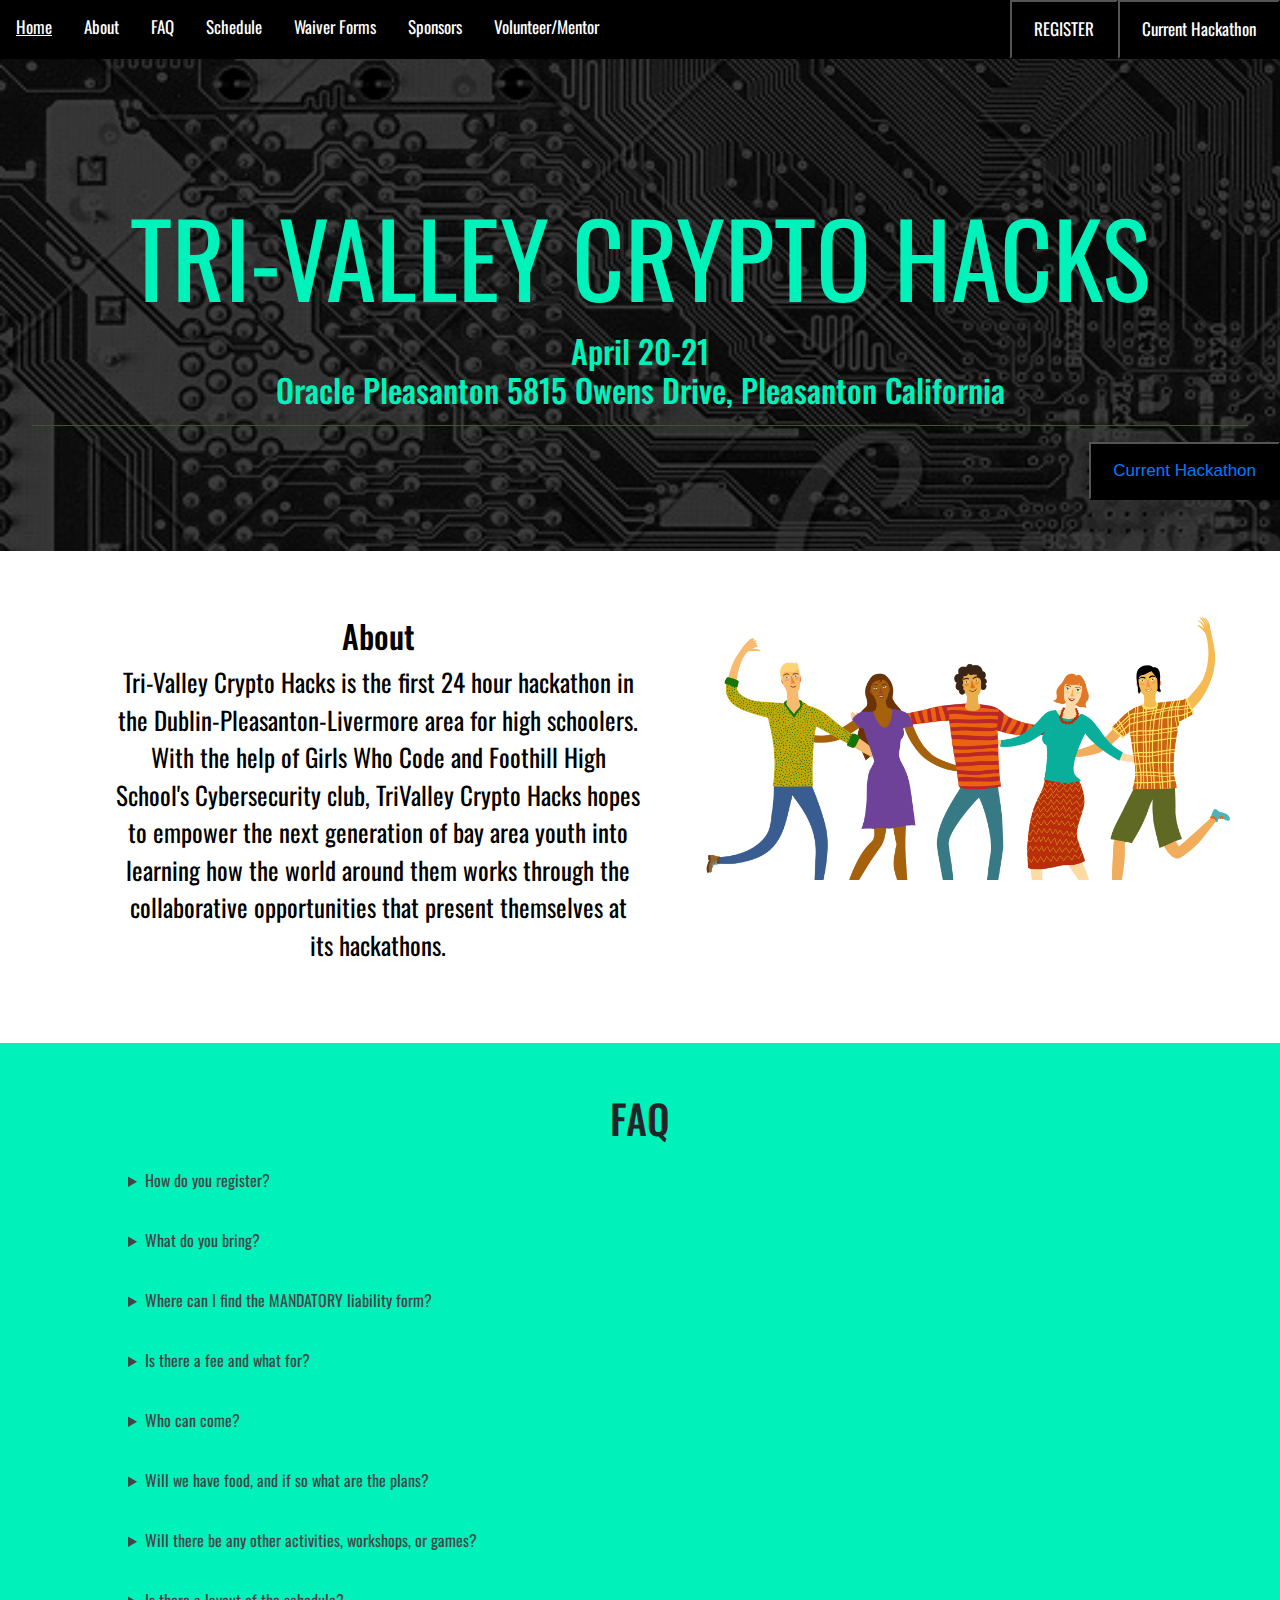
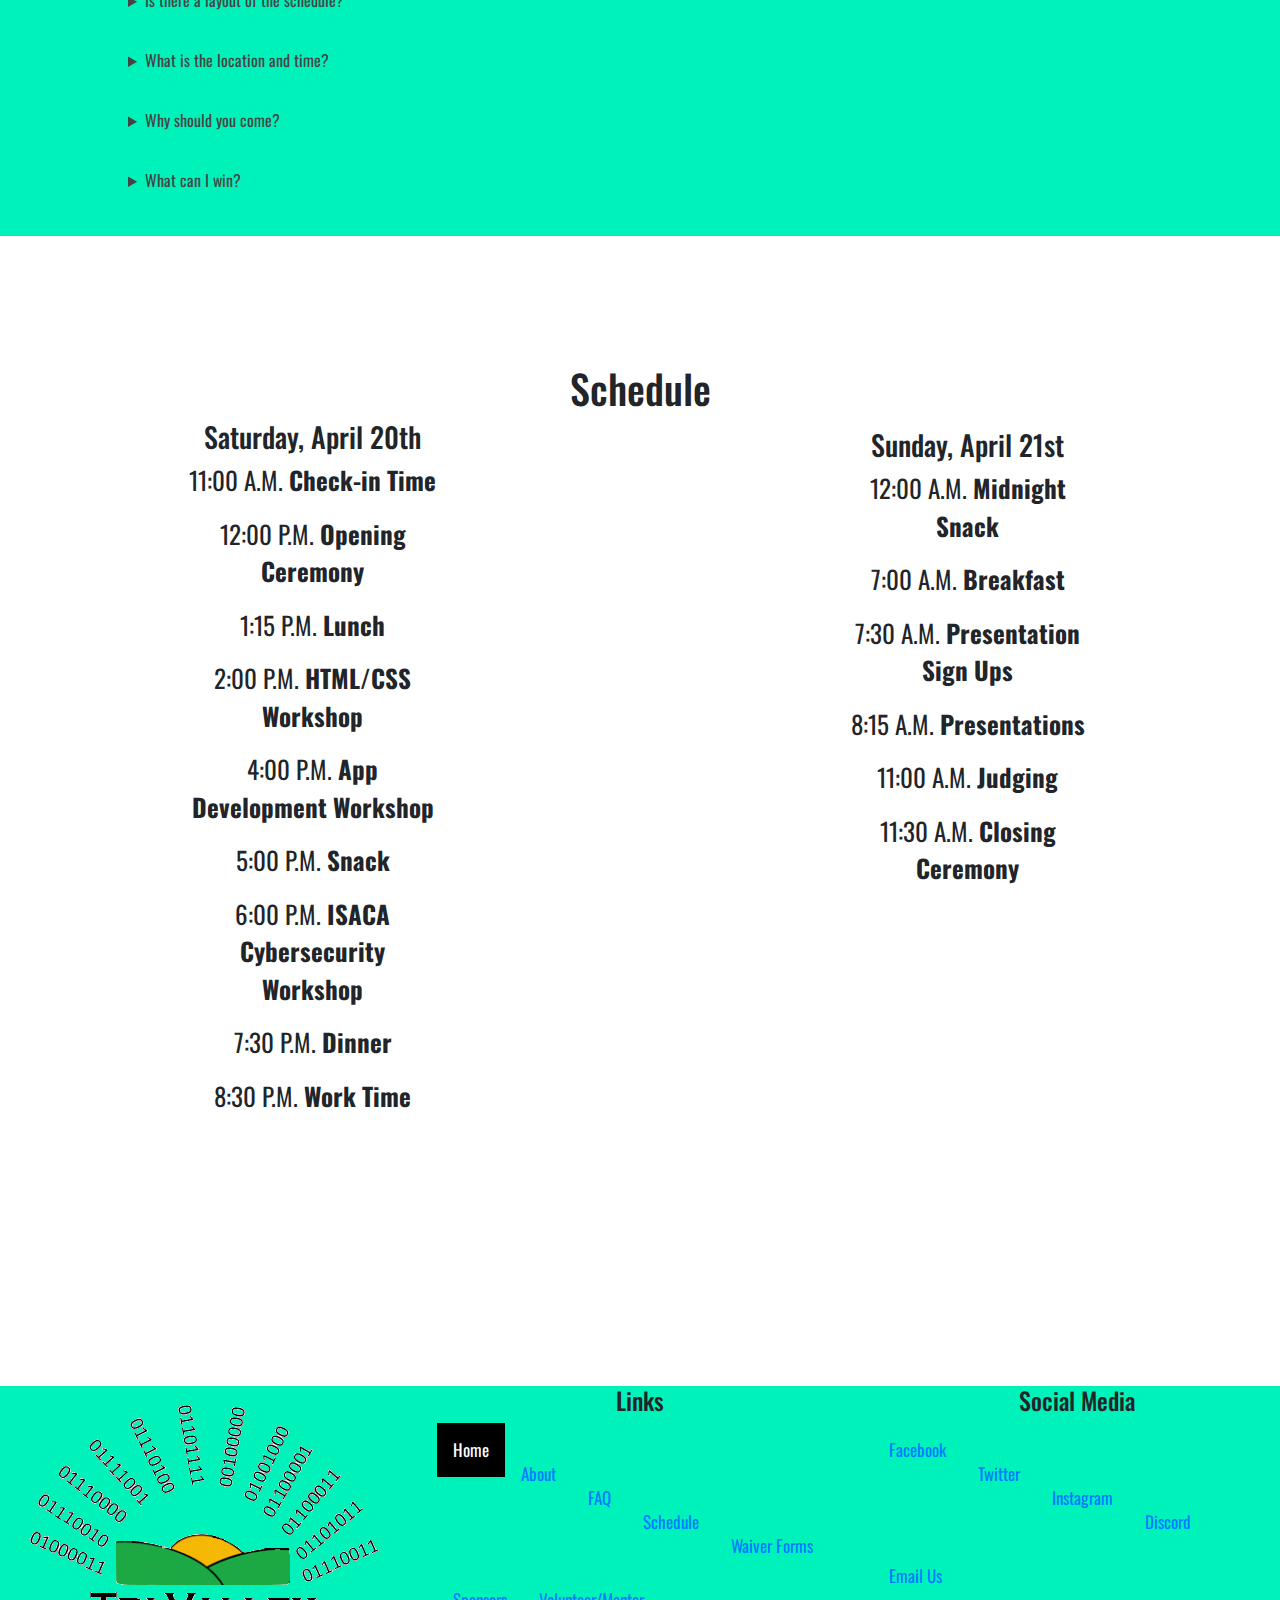
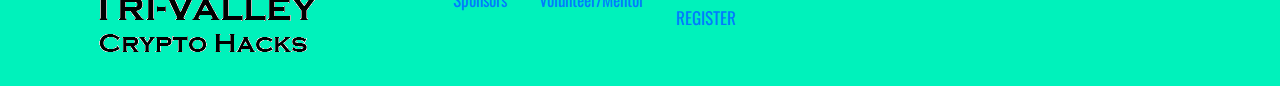
<file: index.html>
<!DOCTYPE html>

<html>
    <head>
        <title>TRI-VALLEY CRYPTO HACKS</title>
        <link rel="stylesheet" href="index.css">
        <link rel="shortcut icon" href="./Images/logo-betters.png">
        <link href="https://fonts.googleapis.com/css?family=Oswald" rel="stylesheet">
        <meta name="viewport" content="width=device-width, initial-scale=1">
        <link rel="stylesheet" href="https://maxcdn.bootstrapcdn.com/bootstrap/4.3.1/css/bootstrap.min.css">
        <script src="https://ajax.googleapis.com/ajax/libs/jquery/3.3.1/jquery.min.js"></script>
        <script src="https://cdnjs.cloudflare.com/ajax/libs/popper.js/1.14.7/umd/popper.min.js"></script>
        <script src="https://maxcdn.bootstrapcdn.com/bootstrap/4.3.1/js/bootstrap.min.js"></script> 
    </head>

<body>
  <div class="menu">
    <a class="active" href="index.html">Home</a>
    <a href= "#about">About</a>
    <a href="#FAQ">FAQ</a>
    <a href="#Schedule">Schedule</a>
    <a href="./Register.html">Waiver Forms</a>
    <a href="./Sponsor.html">Sponsors</a>
    <a href = "./Volunteer.html">Volunteer/Mentor</a>
      <button type="button" class="register">
                <a href="https://trivalleyhacks.org" target="_blank">Current Hackathon </a>
            </button>
    
    <button type="button" class="register">
      <a href="https://www.eventbrite.com/e/tri-valley-crypto-hacks-registration-52964329736" target="_blank">REGISTER </a>
    </button>
  </div>
  
  <header>
        <div class = "title parallax">
            <article id = "title">Tri-Valley Crypto Hacks</article>
            <h2> April 20-21 <br> Oracle Pleasanton 5815 Owens Drive, Pleasanton California </h2>
            <hr width="95%" size="100" align="center" color = "#92278f" height= "30px">
             <button type="button" class="register" align="center">
                <a href="https://trivalleyhacks.org" target="_blank">Current Hackathon </a>
            </button>
        </div>
  </header>
  
  <div class = "row">
 <div class = "column1" id = "about">
    <h2> About </h2>
     <p> Tri-Valley Crypto Hacks is the first 24 hour hackathon in the Dublin-Pleasanton-Livermore area for high schoolers. With the help of Girls Who Code and Foothill High School's Cybersecurity club, TriValley Crypto Hacks hopes to empower the next generation of bay area youth into learning how the world around them works through the collaborative opportunities that present themselves at its hackathons. </p>
    <h3 style = "font-family: 'Oswald Bold', Oswald, sans-serif;">  </h3>
    <p id="demo"></p>
  </div>
  <img class = "column2" id = "people" src = "people.jpg">
  </div>
  
  
  <div id = "FAQ">
    <h1>FAQ</h1>
      <details class="questions" >
        <summary>How do you register?</summary>
           <p> You can sign up using this link: trivalleycryptohacks.com. We are asking 
           for a ten dollar fee to cover food costs. Additionally, please fill out the 
           <a href= "./Forms/Tri-ValleyCryptoHacksAccidentWaiverandReleaseofLiability.pdf" target ="_blank"
           onclick="window.open('./Forms/Tri-ValleyCryptoHacksPermissionSlip.pdf');return true;">MANDATORY liability form. </a>
          </p> 
      </details>
      <details class="questions">
        <summary>What do you bring?</summary>
           <p> You need to bring your laptop, as we are not providing laptops. We suggest 
           you bring your chargers (for your phone and laptop), sleeping bag/pillow, 
           any medication, and reusable water bottles.
          </p> 
      </details>
      <details class="questions">
        <summary>Where can I find the MANDATORY liability form?</summary>
           <p> Right <a href= "./Forms/Tri-ValleyCryptoHacksAccidentWaiverandReleaseofLiability.pdf"> HERE!!! </a>
          </p> 
      </details>
      <details class="questions">
        <summary>Is there a fee and what for?</summary>
           <p> We are charging 10 dollars for 3 meals plus many snacks throughout the event.
          </p> 
      </details>
       <details class="questions">
        <summary>Who can come?</summary>
           <p> This hackathon is open to all high schoolers all over Bay Area, especially from the Tri-Valley Area.
          </p> 
      </details>
      <details class="questions">
        <summary>Will we have food, and if so what are the plans?</summary>
           <p> We are planning a lunch after arrival, an afternoon snack, dinner, 
           a midnight snack and a breakfast. We will also have extra snacks throughout the event.
          </p> 
      </details>
      <details class="questions">
        <summary>Will there be any other activities, workshops, or games?</summary>
           <p> There will be an intro to HTML/CSS workshop designed for beginner audiences. In the workshop, you will 
           get a brief overview of web design and will design your first basic website. We are planning to have a tournament that is a surprise! 
           We will let you know at the time of the game what we are playing for a competition. Yes, you will get a prize if you win.
          </p> 
      </details>
      <details class="questions">
        <summary>Is there a layout of the schedule?</summary>
           <p> Yes! If you look on this website under the schedule, you can see a layout of the full 24 hours of the hackathon.
          </p> 
      </details>
      <details class="questions">
        <summary>What is the location and time?</summary>
           <p> It's at Oracle in Pleasanton (5815 Owens Dr, Pleasanton, CA 94588) from April 20th to April 21st, 12pm to 12pm.
          </p> 
      </details>
      <details class="questions">
        <summary>Why should you come?</summary>
           <p> Free food, free stuff, cool workshops, games, and prizes
            </p>
      </details>
      <details class="questions">
        <summary>What can I win?</summary>
        <p>You have the potential to win some bugsee credit and an amazon gift card.</p>
      </details>
  </div>
  
   <div id = "Schedule" align = "center">
    <h1>Schedule</h1>
    <div class= "row">
      <div class = "col-md-6">
        <div class = "sat column" align = "center">
          <h3>Saturday, April 20th</h3>
          <p id = "time">11:00 A.M.   <strong>Check-in Time</strong></p>
          <p id = "time">12:00 P.M.   <strong>Opening Ceremony</strong></p>
          <p id = "time">1:15 P.M.   <strong>Lunch</strong></p>
          <p id = "time">2:00 P.M.   <strong>HTML/CSS Workshop</strong></p>
          <p id = "time">4:00 P.M.   <strong>App Development Workshop</strong></p>
          <p id = "time">5:00 P.M.   <strong>Snack</strong></p>
          <p id = "time">6:00 P.M.   <strong>ISACA Cybersecurity Workshop</strong></p>
          <p id = "time">7:30 P.M.   <strong>Dinner</strong></p>
          <p id = "time">8:30 P.M.   <strong>Work Time</strong></p>
        </div>
      </div>
      <div class = "col-md-6">
        <div class= "sun column" align = "center">
          <h3></h3>
          <h3>Sunday, April 21st</h3>
          <p id = "time">12:00 A.M.   <strong>Midnight Snack</strong></p>
          <p id = "time">7:00 A.M.   <strong>Breakfast</strong></p>
          <p id = "time">7:30 A.M.   <strong>Presentation Sign Ups</strong></p>
          <p id = "time">8:15 A.M.   <strong>Presentations</strong></p>
          <p id = "time">11:00 A.M.   <strong>Judging</strong></p>
          <p id = "time">11:30 A.M.   <strong>Closing Ceremony</strong></p>
        </div>
      </div>
    </div>
  </div>
  
   <footer class = "bott">
      <div class = "row botto" style = "background-color: #00f2bb">
          <div class = "col-md-4">
            <div class = "Logo" align = "center">
              <img id = "logo" src = "./Images/logo-betters.png" alt = "">
            </div>
          </div>
          <div class = "col-md-4">
            <div class = "Links" align = "center">
              <h4 style = "font-family: 'Oswald Bold', Oswald, sans-serif" align = "center">Links</h4>
              <a class="active" href="./index.html" style = "font-family: 'Oswald Bold', Oswald, sans-serif">Home</a><br>
              <a href= "./index.html#about" style = "font-family: 'Oswald Bold', Oswald, sans-serif">About</a><br>
              <a href="./index.html#FAQ" style = "font-family: 'Oswald Bold', Oswald, sans-serif">FAQ</a><br>
              <a href="./index.html#Schedule" style = "font-family: 'Oswald Bold', Oswald, sans-serif">Schedule</a><br>
              <a href="./Register.html" style = "font-family: 'Oswald Bold', Oswald, sans-serif">Waiver Forms</a><br>
              <a href="./Sponsor.html" style = "font-family: 'Oswald Bold', Oswald, sans-serif">Sponsors</a><br>
              <a href = "./Volunteer.html" style = "font-family: 'Oswald Bold', Oswald, sans-serif">Volunteer/Mentor</a><br>
             <a href="https://www.eventbrite.com/e/tri-valley-crypto-hacks-registration-52964329736" target="_blank" style = "font-family: 'Oswald Bold', Oswald, sans-serif">
               REGISTER </a>
            </div>
          </div>
          <div class = "col-md-4">
            <div class = "SocialMedia" align = "center">
              <h4 style = "font-family: 'Oswald Bold', Oswald, sans-serif" align = "center">Social Media</h4>
              <a href = "https://www.facebook.com/groups/trivalleycryptohacks"style = "font-family: 'Oswald Bold', Oswald, sans-serif" target = "_blank">
                Facebook</a><br>
              <a href = "https://twitter.com/CryptoTri" style = "font-family: 'Oswald Bold', Oswald, sans-serif"target = "_blank">
                Twitter</a><br>
              <a href = "https://www.instagram.com/tri_valley_crypto_hacks/" style = "font-family: 'Oswald Bold', Oswald, sans-serif"target = "_blank">
                Instagram</a><br>
              <a href = "https://discord.gg/U5n56nC" style = "font-family: 'Oswald Bold', Oswald, sans-serif"target = "_blank">
                Discord</a><br>
              <a href = "mailto:trivalleyhacks@gmail.com" style = "font-family: 'Oswald Bold', Oswald, sans-serif"target = "_blank">
                Email Us</a>
              </div>
          </div>
      </div>
  </footer>

  
     
    
</body>
</html>
</file>
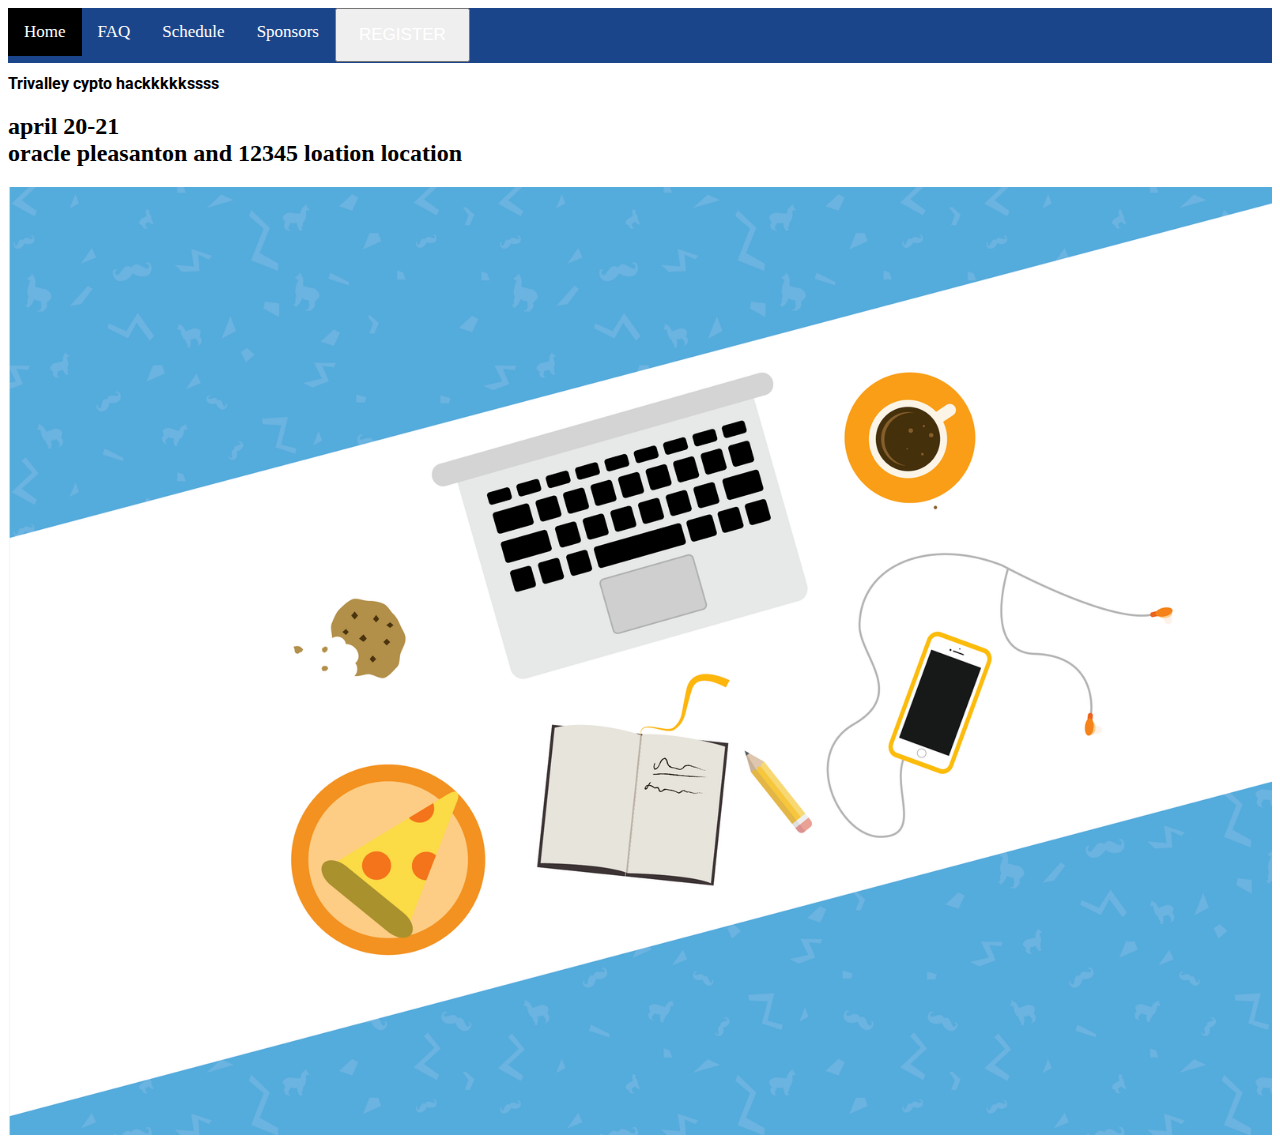
<file: main.html>
<!DOCTYPE html>

<html>
    <head>
        <title>TRI-VALLEY CRYPTO HACKS</title>
        <link rel="stylesheet" href="main.css">
        <link href="https://fonts.googleapis.com/css?family=Roboto:900" rel="stylesheet">
    </head>

<body>
  <div class="menu">
    <a class="active" href="main.html">Home</a>
    <a href="FAQ.html">FAQ</a>
    <a href="schedule.html">Schedule</a>
    <a href="Sponsor.html">Sponsors</a>
    <button type="button" class="register">
      <a href="https://www.eventbrite.com/e/tri-valley-crypto-hacks-registration-52964329736" target="_blank">REGISTER </a>
    </button>
  </div>
  <header>
        <div id = "title">
            <h1>Trivalley cypto hackkkkkssss</h1>
            <h2> april 20-21 <br> oracle pleasanton and 12345 loation location </h2>
        </div>
        <img id ="header" src='header.png'>
  </header>
    
</body>
</html>
</file>
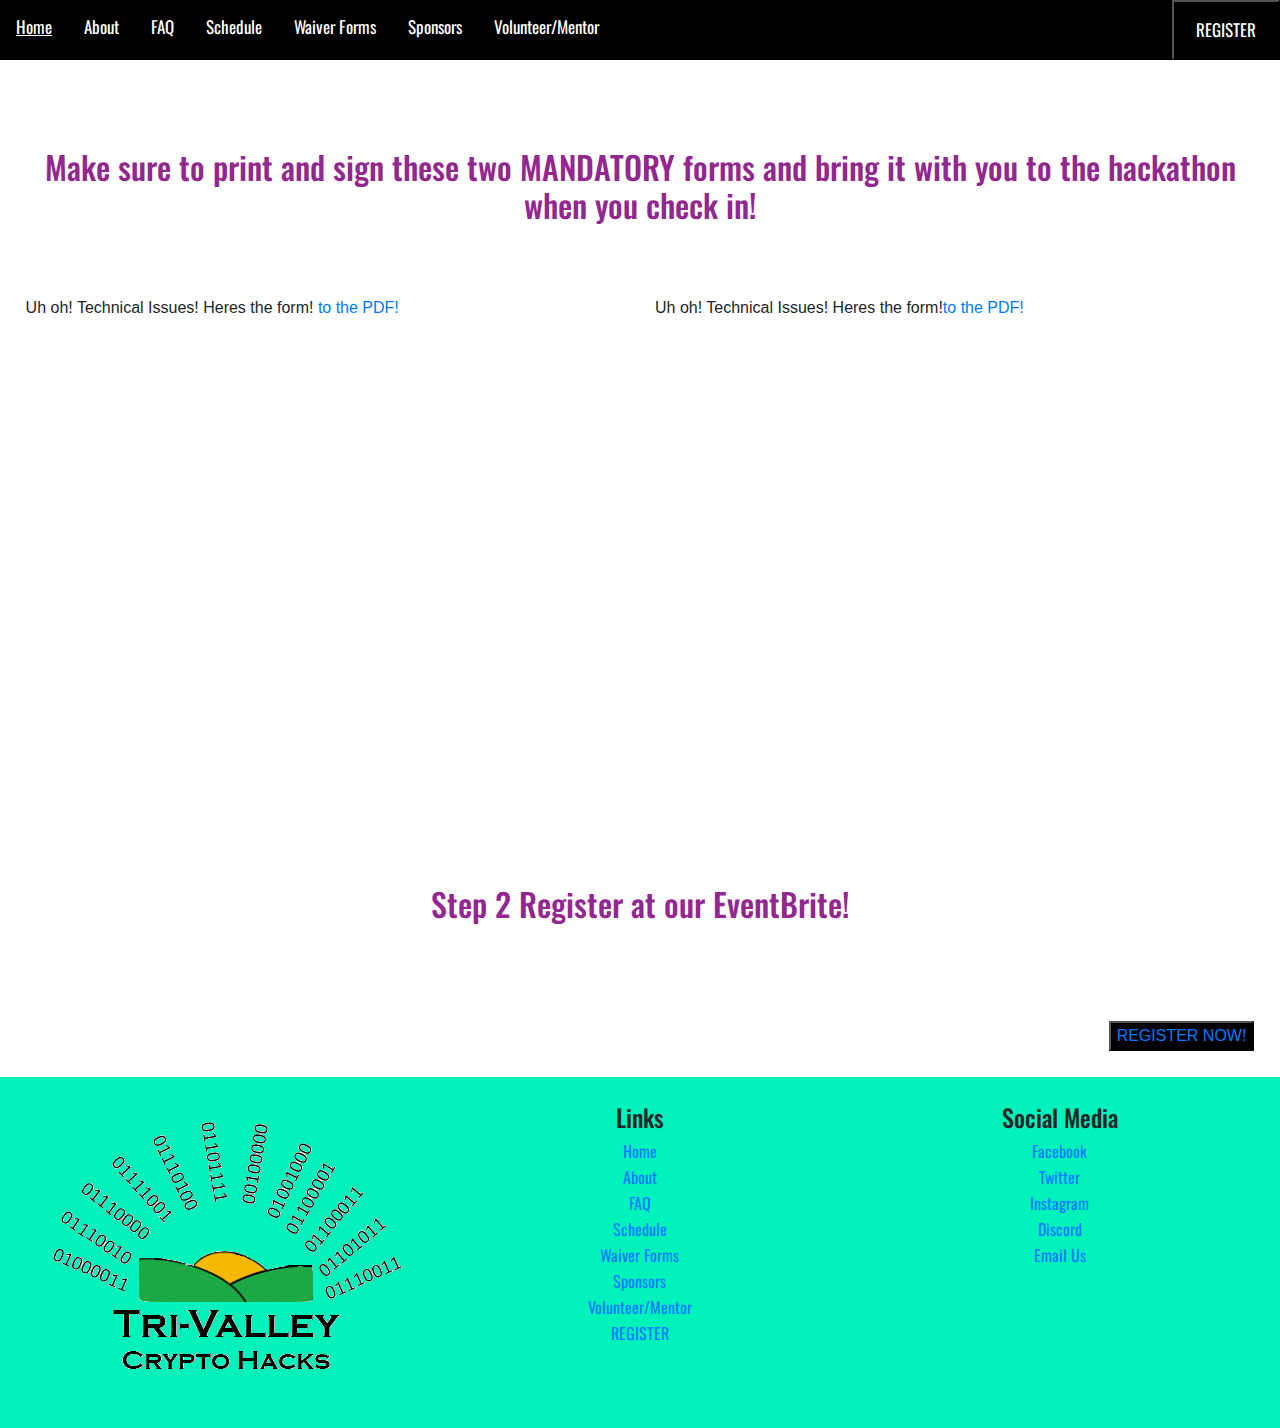
<file: Register.html>
<!DOCTYPE html>
<html>
    <head>
        <title>TRI-VALLEY CRYPTO HACKS</title>
        <link rel="stylesheet" href="Register.css">
        <link rel="shortcut icon" href="./Images/logo-betters.png">
       <link href="https://fonts.googleapis.com/css?family=Oswald" rel="stylesheet">
        <meta name="viewport" content="width=device-width, initial-scale=1">
        <link rel="stylesheet" href="https://maxcdn.bootstrapcdn.com/bootstrap/4.3.1/css/bootstrap.min.css">
        <script src="https://ajax.googleapis.com/ajax/libs/jquery/3.3.1/jquery.min.js"></script>
        <script src="https://cdnjs.cloudflare.com/ajax/libs/popper.js/1.14.7/umd/popper.min.js"></script>
        <script src="https://maxcdn.bootstrapcdn.com/bootstrap/4.3.1/js/bootstrap.min.js"></script> 
    </head>
    <body >
        <div class="menu">
        <a class="active" href="./index.html">Home</a>
        <a href= "./index.html#about">About</a>
        <a href="./index.html#FAQ">FAQ</a>
        <a href="./index.html#Schedule">Schedule</a>
        <a href="./Register.html">Waiver Forms</a>
        <a href="./Sponsor.html">Sponsors</a>
        <a href = "./Volunteer.html">Volunteer/Mentor</a>
        <button type="button" class="register">
          <a href="https://www.eventbrite.com/e/tri-valley-crypto-hacks-registration-52964329736" target="_blank">REGISTER </a>
        </button>
      </div>


<div class= "row">
    <h2 > Make sure to print and sign these two MANDATORY forms and bring it with you to the hackathon when you check in!</h2>
<object class = "col-md-6" data="liability.pdf" type="application/pdf" width="50%" height="500px">
  <p>Uh oh! Technical Issues! Heres the form! <a href="liability.pdf">to the PDF!</a></p>
</object>
<object class = "col-md-6" data="permission.pdf" type="application/pdf" width="50%" height="500px">
  <p>Uh oh! Technical Issues! Heres the form!<a href="permission.pdf">to the PDF!</a></p>
</object>
</div>

<h2> Step 2 Register at our EventBrite! </h2>
<div class = "row">
    <div class = "col-md-12">
        <button type="button" class="register">
      <a href="https://www.eventbrite.com/e/tri-valley-crypto-hacks-registration-52964329736" target="_blank">REGISTER NOW! </a>
    </button>
    </div>
</div>

    
    <footer class = "bott">
      <div class = "row botto" style = "background-color: #00f2bb">
          <div class = "col-md-4">
            <div class = "Logo" align = "center">
              <img id = "logo" src = "./Images/logo-betters.png" alt = "">
            </div>
          </div>
          <div class = "col-md-4">
            <div class = "Links" align = "center">
              <h4 style = "font-family: 'Oswald Bold', Oswald, sans-serif" align = "center">Links</h4>
              <a class="active" href="./index.html" style = "font-family: 'Oswald Bold', Oswald, sans-serif">Home</a><br>
              <a href= "./index.html#about" style = "font-family: 'Oswald Bold', Oswald, sans-serif">About</a><br>
              <a href="./index.html#FAQ" style = "font-family: 'Oswald Bold', Oswald, sans-serif">FAQ</a><br>
              <a href="./index.html#Schedule" style = "font-family: 'Oswald Bold', Oswald, sans-serif">Schedule</a><br>
              <a href="./Register.html" style = "font-family: 'Oswald Bold', Oswald, sans-serif">Waiver Forms</a><br>
              <a href="./Sponsor.html" style = "font-family: 'Oswald Bold', Oswald, sans-serif">Sponsors</a><br>
              <a href = "./Volunteer.html" style = "font-family: 'Oswald Bold', Oswald, sans-serif">Volunteer/Mentor</a><br>
             <a href="https://www.eventbrite.com/e/tri-valley-crypto-hacks-registration-52964329736" target="_blank" style = "font-family: 'Oswald Bold', Oswald, sans-serif">
               REGISTER </a>
            </div>
          </div>
          <div class = "col-md-4">
            <div class = "SocialMedia" align = "center">
              <h4 style = "font-family: 'Oswald Bold', Oswald, sans-serif" align = "center">Social Media</h4>
              <a href = "https://www.facebook.com/groups/trivalleycryptohacks"style = "font-family: 'Oswald Bold', Oswald, sans-serif" target = "_blank">
                Facebook</a><br>
              <a href = "https://twitter.com/CryptoTri" style = "font-family: 'Oswald Bold', Oswald, sans-serif"target = "_blank">
                Twitter</a><br>
              <a href = "https://www.instagram.com/tri_valley_crypto_hacks/" style = "font-family: 'Oswald Bold', Oswald, sans-serif"target = "_blank">
                Instagram</a><br>
              <a href = "https://discord.gg/jJzNv6D" style = "font-family: 'Oswald Bold', Oswald, sans-serif"target = "_blank">
                Discord</a><br>
              <a href = "mailto:trivalleyhacks@gmail.com" style = "font-family: 'Oswald Bold', Oswald, sans-serif"target = "_blank">
                Email Us</a>
              </div>
          </div>
      </div>
  </footer>
</body>
</html>
</file>
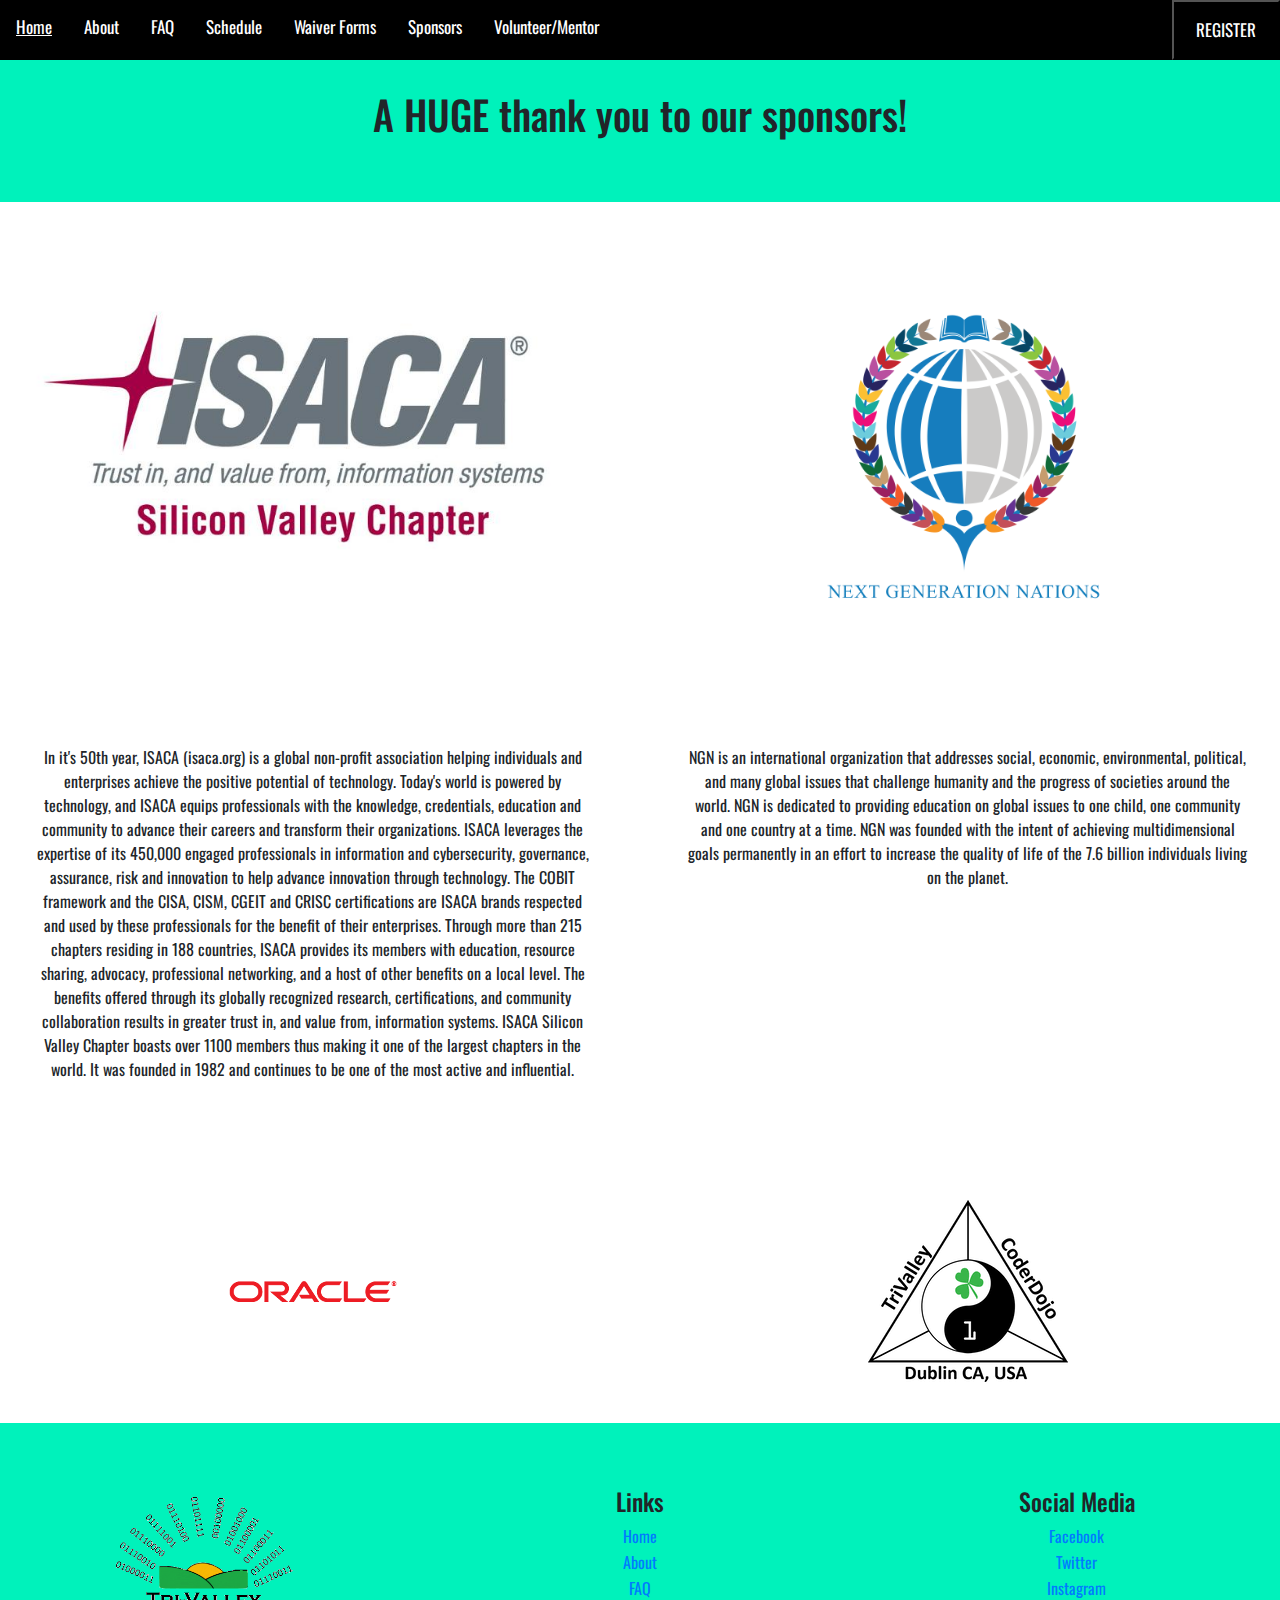
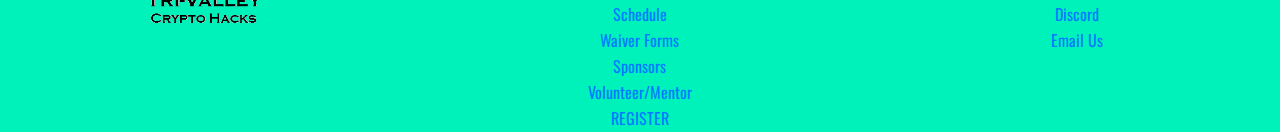
<file: smt.html>
<!DOCTYPE html>
<html>
    <head>
        <title>TRI-VALLEY CRYPTO HACKS</title>
        <link rel="stylesheet" href="Sponsor.css">
        <link rel="shortcut icon" href="./Images/logo-betters.png">
        <link href="https://fonts.googleapis.com/css?family=Oswald" rel="stylesheet">
        <meta name="viewport" content="width=device-width, initial-scale=1">
        <link rel="stylesheet" href="https://maxcdn.bootstrapcdn.com/bootstrap/4.3.1/css/bootstrap.min.css">
        <script src="https://ajax.googleapis.com/ajax/libs/jquery/3.3.1/jquery.min.js"></script>
        <script src="https://cdnjs.cloudflare.com/ajax/libs/popper.js/1.14.7/umd/popper.min.js"></script>
        <script src="https://maxcdn.bootstrapcdn.com/bootstrap/4.3.1/js/bootstrap.min.js"></script> 
    </head>
    <body>
        <div class="menu">
    <a class="active" href="./index.html">Home</a>
    <a href= "./index.html#about">About</a>
    <a href="./index.html#FAQ">FAQ</a>
    <a href="./index.html#Schedule">Schedule</a>
    <a href="./Register.html">Waiver Forms</a>
    <a href="./Sponsor.html">Sponsors</a>
    <a href = "./Volunteer.html">Volunteer/Mentor</a>
    <button type="button" class="register">
      <a href="https://www.eventbrite.com/e/tri-valley-crypto-hacks-registration-52964329736" target="_blank">REGISTER </a>
    </button>
  </div>
        <div id = "Sponsor">
    <h1 id = "title" align = "center"> A HUGE thank you to our sponsors! </h1>
   <div class = " row spo">
    <div class = "col-md-6">
        <div calss = "image" align = "center">
          <img id = "ISACA" src = "./Images/23a93620-bfbe-44ec-b962-b15090559596.jpg" alt = "ISACA" style = "width: 100%">
        </div>
      </div>
      <div class = "col-md-6">
        <div class = "image" align = "center">
         <img  id = "NGN" src = "./Images/NGN.png" alt = "NGN" style = "width: 50%">
        </div>
      </div>
    </div>
    <div class = "row">
     <div class = "col-md-6" style = "text-align: center;">
         <p class = "description" style = "padding-top:5%;">
          In it's 50th year, ISACA (isaca.org) is a global non-profit association helping individuals and enterprises achieve the positive potential of technology.  
          Today's world is powered by technology, and ISACA equips professionals with the knowledge, credentials, education and community to advance their careers and transform their organizations. 
          ISACA leverages the expertise of its 450,000 engaged professionals in information and cybersecurity, governance, assurance, risk and innovation to help advance innovation through technology.
          The COBIT framework and the CISA, CISM, CGEIT and CRISC certifications are ISACA brands respected and used by these professionals for the benefit of their enterprises.
Through more than 215 chapters residing in 188 countries, ISACA provides its members with education, resource sharing, advocacy, professional networking, and a host of other benefits on a local level. 
The benefits offered through its globally recognized research, certifications, and community collaboration results in greater trust in, and value from, information systems.
ISACA Silicon Valley Chapter boasts over 1100 members thus making it one of the largest chapters in the world.  It was founded in 1982 and continues to be one of the most active and influential.
        </p>
    
      </div>
      <div class = "col-md-6" style = "text-align: center;">
          <p class = "description" style = "padding-top:5%;">NGN is an international organization that addresses social, economic, environmental, political, and many global issues that challenge humanity and the progress of
        societies around the world. NGN is dedicated to providing education on global issues to one child, one community and one country at a time. NGN was founded with the 
        intent of achieving multidimensional goals permanently in an effort to increase the quality of life of the 7.6 billion individuals living on the planet.
        </p>
        
    </div>
    </div>
    <div class = " row spo">
    <div class = "col-md-6">
        <div class = "image" align = "center">
          <img src = "./Images/oracle.png">
        </div>
      </div>
      <div class = "col-md-6">
        <div class = "image" align = "center">
          <img src="./Images/coderdojo.png"> 
        </div>
      </div>
      
      

</head>
<body>


    </div>
  
     

    
  
  <footer class = "bott">
      <div class = "row botto" style = "background-color: #00f2bb">
          <div class = "col-md-4">
            <div class = "Logo" align = "center">
              <img id = "logo" src = "./Images/logo-betters.png" alt = "">
            </div>
          </div>
          <div class = "col-md-4">
            <div class = "Links" align = "center">
              <h4 style = "font-family: 'Oswald Bold', Oswald, sans-serif" align = "center">Links</h4>
              <a class="active" href="./index.html" style = "font-family: 'Oswald Bold', Oswald, sans-serif">Home</a><br>
              <a href= "./index.html#about" style = "font-family: 'Oswald Bold', Oswald, sans-serif">About</a><br>
              <a href="./index.html#FAQ" style = "font-family: 'Oswald Bold', Oswald, sans-serif">FAQ</a><br>
              <a href="./index.html#Schedule" style = "font-family: 'Oswald Bold', Oswald, sans-serif">Schedule</a><br>
              <a href="./Register.html" style = "font-family: 'Oswald Bold', Oswald, sans-serif">Waiver Forms</a><br>
              <a href="./Sponsor.html" style = "font-family: 'Oswald Bold', Oswald, sans-serif">Sponsors</a><br>
              <a href = "./Volunteer.html" style = "font-family: 'Oswald Bold', Oswald, sans-serif">Volunteer/Mentor</a><br>
             <a href="https://www.eventbrite.com/e/tri-valley-crypto-hacks-registration-52964329736" target="_blank" style = "font-family: 'Oswald Bold', Oswald, sans-serif">
               REGISTER </a>
            </div>
          </div>
          <div class = "col-md-4">
            <div class = "SocialMedia" align = "center">
              <h4 style = "font-family: 'Oswald Bold', Oswald, sans-serif" align = "center">Social Media</h4>
              <a href = "https://www.facebook.com/groups/trivalleycryptohacks"style = "font-family: 'Oswald Bold', Oswald, sans-serif" target = "_blank">
                Facebook</a><br>
              <a href = "https://twitter.com/CryptoTri" style = "font-family: 'Oswald Bold', Oswald, sans-serif"target = "_blank">
                Twitter</a><br>
              <a href = "https://www.instagram.com/tri_valley_crypto_hacks/" style = "font-family: 'Oswald Bold', Oswald, sans-serif"target = "_blank">
                Instagram</a><br>
              <a href = "https://discord.gg/jJzNv6D" style = "font-family: 'Oswald Bold', Oswald, sans-serif"target = "_blank">
                Discord</a><br>
              <a href = "mailto:trivalleyhacks@gmail.com" style = "font-family: 'Oswald Bold', Oswald, sans-serif"target = "_blank">
                Email Us</a>
              </div>
          </div>
      </div>
  </footer>
    </body>
</html>
</file>
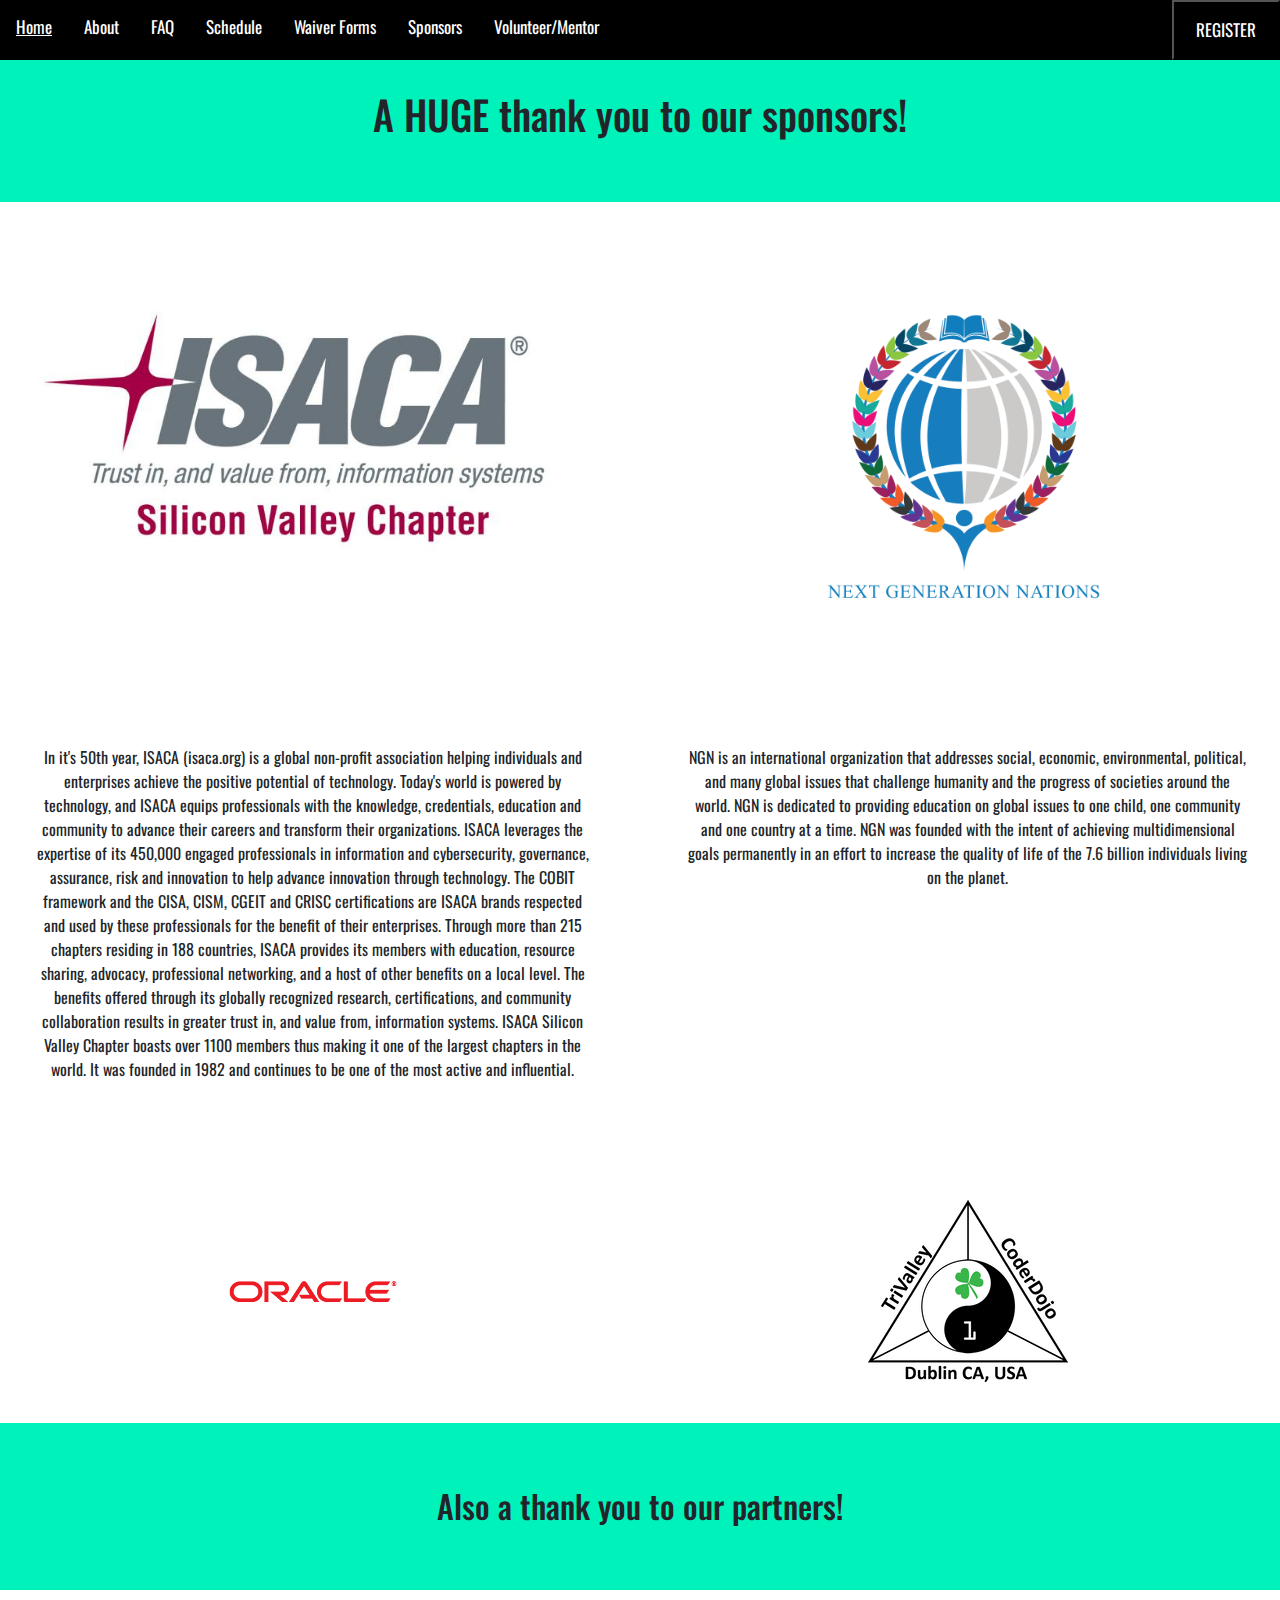
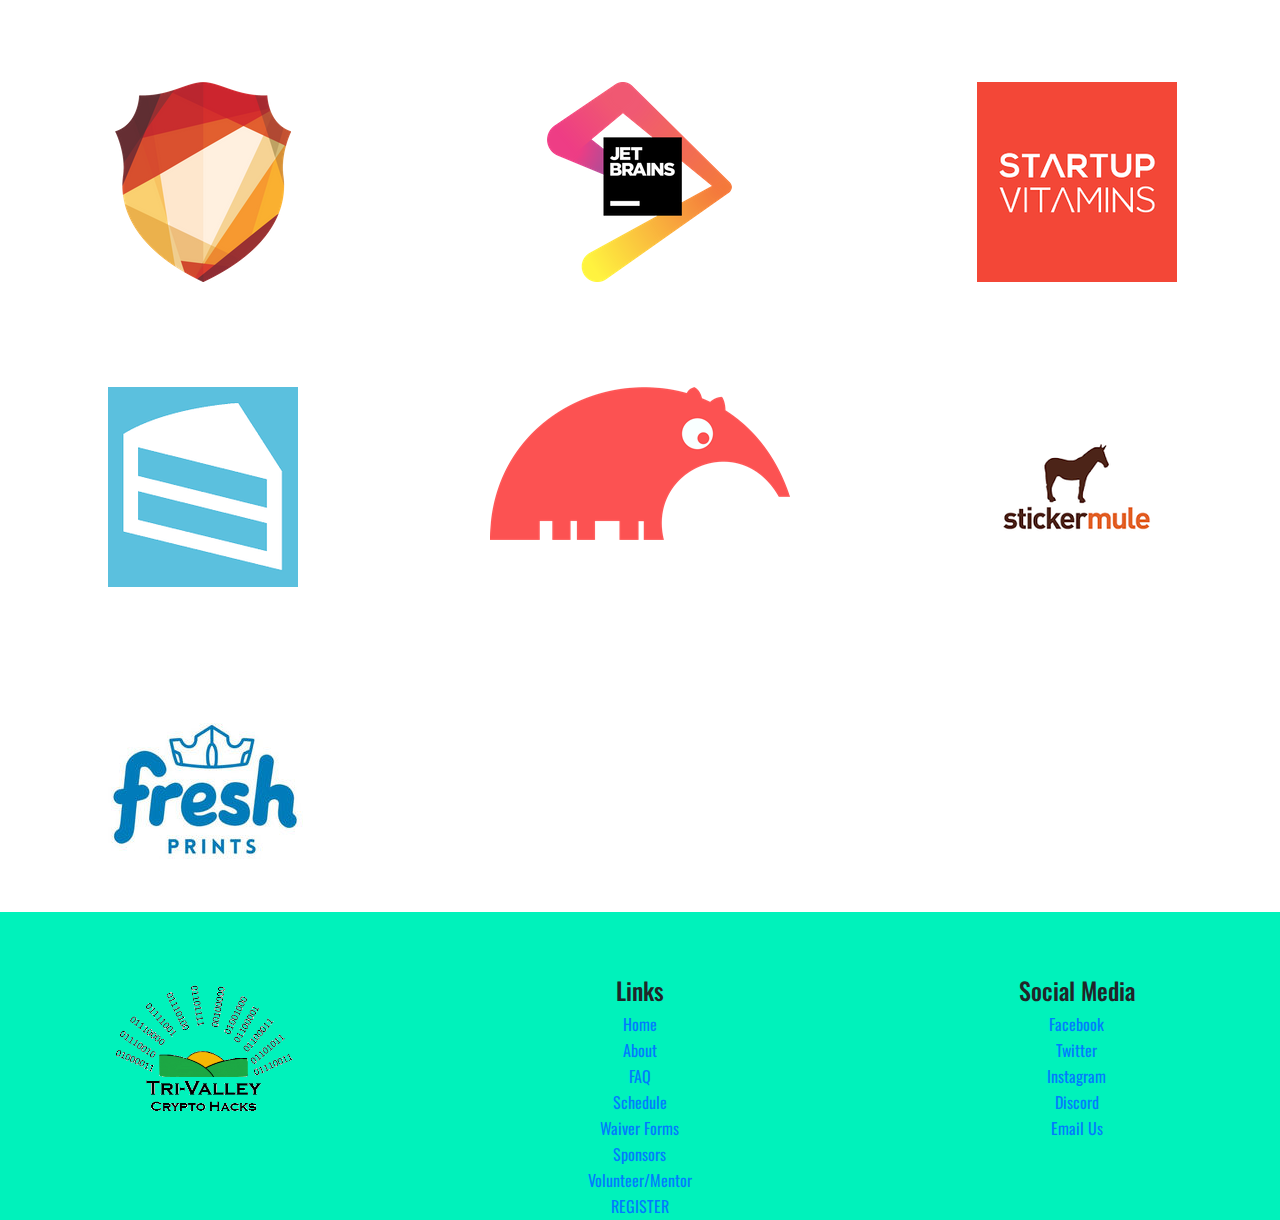
<file: Sponsor.html>
<!DOCTYPE html>
<html>
    <head>
        <title>TRI-VALLEY CRYPTO HACKS</title>
        <link rel="stylesheet" href="Sponsor.css">
        <link rel="shortcut icon" href="./Images/logo-betters.png">
        <link href="https://fonts.googleapis.com/css?family=Oswald" rel="stylesheet">
        <meta name="viewport" content="width=device-width, initial-scale=1">
        <link rel="stylesheet" href="https://maxcdn.bootstrapcdn.com/bootstrap/4.3.1/css/bootstrap.min.css">
        <script src="https://ajax.googleapis.com/ajax/libs/jquery/3.3.1/jquery.min.js"></script>
        <script src="https://cdnjs.cloudflare.com/ajax/libs/popper.js/1.14.7/umd/popper.min.js"></script>
        <script src="https://maxcdn.bootstrapcdn.com/bootstrap/4.3.1/js/bootstrap.min.js"></script> 
    </head>
    <body>
        <div class="menu">
    <a class="active" href="./index.html">Home</a>
    <a href= "./index.html#about">About</a>
    <a href="./index.html#FAQ">FAQ</a>
    <a href="./index.html#Schedule">Schedule</a>
    <a href="./Register.html">Waiver Forms</a>
    <a href="./Sponsor.html">Sponsors</a>
    <a href = "./Volunteer.html">Volunteer/Mentor</a>
    <button type="button" class="register">
      <a href="https://www.eventbrite.com/e/tri-valley-crypto-hacks-registration-52964329736" target="_blank">REGISTER </a>
    </button>
  </div>
        <div id = "Sponsor">
    <h1 id = "title" align = "center"> A HUGE thank you to our sponsors! </h1>
   <div class = " row spo">
    <div class = "col-md-6">
        <div calss = "image" align = "center">
          <img id = "ISACA" src = "./Images/23a93620-bfbe-44ec-b962-b15090559596.jpg" alt = "ISACA" style = "width: 100%">
        </div>
      </div>
      <div class = "col-md-6">
        <div class = "image" align = "center">
         <img  id = "NGN" src = "./Images/NGN.png" alt = "NGN" style = "width: 50%">
        </div>
      </div>
    </div>
    <div class = "row">
     <div class = "col-md-6" style = "text-align: center;">
         <p class = "description" style = "padding-top:5%;">
          In it's 50th year, ISACA (isaca.org) is a global non-profit association helping individuals and enterprises achieve the positive potential of technology.  
          Today's world is powered by technology, and ISACA equips professionals with the knowledge, credentials, education and community to advance their careers and transform their organizations. 
          ISACA leverages the expertise of its 450,000 engaged professionals in information and cybersecurity, governance, assurance, risk and innovation to help advance innovation through technology.
          The COBIT framework and the CISA, CISM, CGEIT and CRISC certifications are ISACA brands respected and used by these professionals for the benefit of their enterprises.
Through more than 215 chapters residing in 188 countries, ISACA provides its members with education, resource sharing, advocacy, professional networking, and a host of other benefits on a local level. 
The benefits offered through its globally recognized research, certifications, and community collaboration results in greater trust in, and value from, information systems.
ISACA Silicon Valley Chapter boasts over 1100 members thus making it one of the largest chapters in the world.  It was founded in 1982 and continues to be one of the most active and influential.
        </p>
    
      </div>
      <div class = "col-md-6" style = "text-align: center;">
          <p class = "description" style = "padding-top:5%;">NGN is an international organization that addresses social, economic, environmental, political, and many global issues that challenge humanity and the progress of
        societies around the world. NGN is dedicated to providing education on global issues to one child, one community and one country at a time. NGN was founded with the 
        intent of achieving multidimensional goals permanently in an effort to increase the quality of life of the 7.6 billion individuals living on the planet.
        </p>
        
    </div>
    </div>
    <div class = " row spo">
    <div class = "col-md-6">
        <div class = "image" align = "center">
          <img src = "./Images/oracle.png">
        </div>
      </div>
      <div class = "col-md-6">
        <div class = "image" align = "center">
          <img src="./Images/coderdojo.png"> 
        </div>
      </div>
    </div>
    <h2> Also a thank you to our partners!</h2>
      <div class = "row part">
      <div class = "col-md-4">
        <div class = "image" align = "center">
          <img src="./Images/fprint.png">
        </div>
      </div>
      <div class = "col-md-4">
        <div class = "image" align = "center">
          <img src="./Images/jetb.png"> 
        </div>
      </div>
      <div class = "col-md-4">
        <div class = "image" align = "center">
          <img src="./Images/vitamins.png"> 
        </div>
      </div>
      </div>
      <div class = "row part">
      <div class = "col-md-4">
      <div class = "image" align = "center">
          <img src="./Images/cake.png"> 
        </div>
        </div>
        <div class = "col-md-4">
          <div class = "image" align = "center">
            <img src = "./Images/bugsee-logo-3FFC7BCF75-seeklogo.com.png">
          </div>
        </div>
        <div class = "col-md-4">
        <div class = "image" align = "center">
          <img src="./Images/smule.png"> 
        </div>
        </div>
      </div>
      <div class = "row part">
      
      <div class = "col-md-4">
        <div class = "image" align = "center">
          <img src="./Images/fprint.jpg"> 
        </div>
      </div>
      </div>
     

    
  
  <footer class = "bott">
      <div class = "row botto" style = "background-color: #00f2bb">
          <div class = "col-md-4">
            <div class = "Logo" align = "center">
              <img id = "logo" src = "./Images/logo-betters.png" alt = "">
            </div>
          </div>
          <div class = "col-md-4">
            <div class = "Links" align = "center">
              <h4 style = "font-family: 'Oswald Bold', Oswald, sans-serif" align = "center">Links</h4>
              <a class="active" href="./index.html" style = "font-family: 'Oswald Bold', Oswald, sans-serif">Home</a><br>
              <a href= "./index.html#about" style = "font-family: 'Oswald Bold', Oswald, sans-serif">About</a><br>
              <a href="./index.html#FAQ" style = "font-family: 'Oswald Bold', Oswald, sans-serif">FAQ</a><br>
              <a href="./index.html#Schedule" style = "font-family: 'Oswald Bold', Oswald, sans-serif">Schedule</a><br>
              <a href="./Register.html" style = "font-family: 'Oswald Bold', Oswald, sans-serif">Waiver Forms</a><br>
              <a href="./Sponsor.html" style = "font-family: 'Oswald Bold', Oswald, sans-serif">Sponsors</a><br>
              <a href = "./Volunteer.html" style = "font-family: 'Oswald Bold', Oswald, sans-serif">Volunteer/Mentor</a><br>
             <a href="https://www.eventbrite.com/e/tri-valley-crypto-hacks-registration-52964329736" target="_blank" style = "font-family: 'Oswald Bold', Oswald, sans-serif">
               REGISTER </a>
            </div>
          </div>
          <div class = "col-md-4">
            <div class = "SocialMedia" align = "center">
              <h4 style = "font-family: 'Oswald Bold', Oswald, sans-serif" align = "center">Social Media</h4>
              <a href = "https://www.facebook.com/groups/trivalleycryptohacks"style = "font-family: 'Oswald Bold', Oswald, sans-serif" target = "_blank">
                Facebook</a><br>
              <a href = "https://twitter.com/CryptoTri" style = "font-family: 'Oswald Bold', Oswald, sans-serif"target = "_blank">
                Twitter</a><br>
              <a href = "https://www.instagram.com/tri_valley_crypto_hacks/" style = "font-family: 'Oswald Bold', Oswald, sans-serif"target = "_blank">
                Instagram</a><br>
              <a href = "https://discord.gg/jJzNv6D" style = "font-family: 'Oswald Bold', Oswald, sans-serif"target = "_blank">
                Discord</a><br>
              <a href = "mailto:trivalleyhacks@gmail.com" style = "font-family: 'Oswald Bold', Oswald, sans-serif"target = "_blank">
                Email Us</a>
              </div>
          </div>
      </div>
  </footer>
    </body>
</html>
</file>
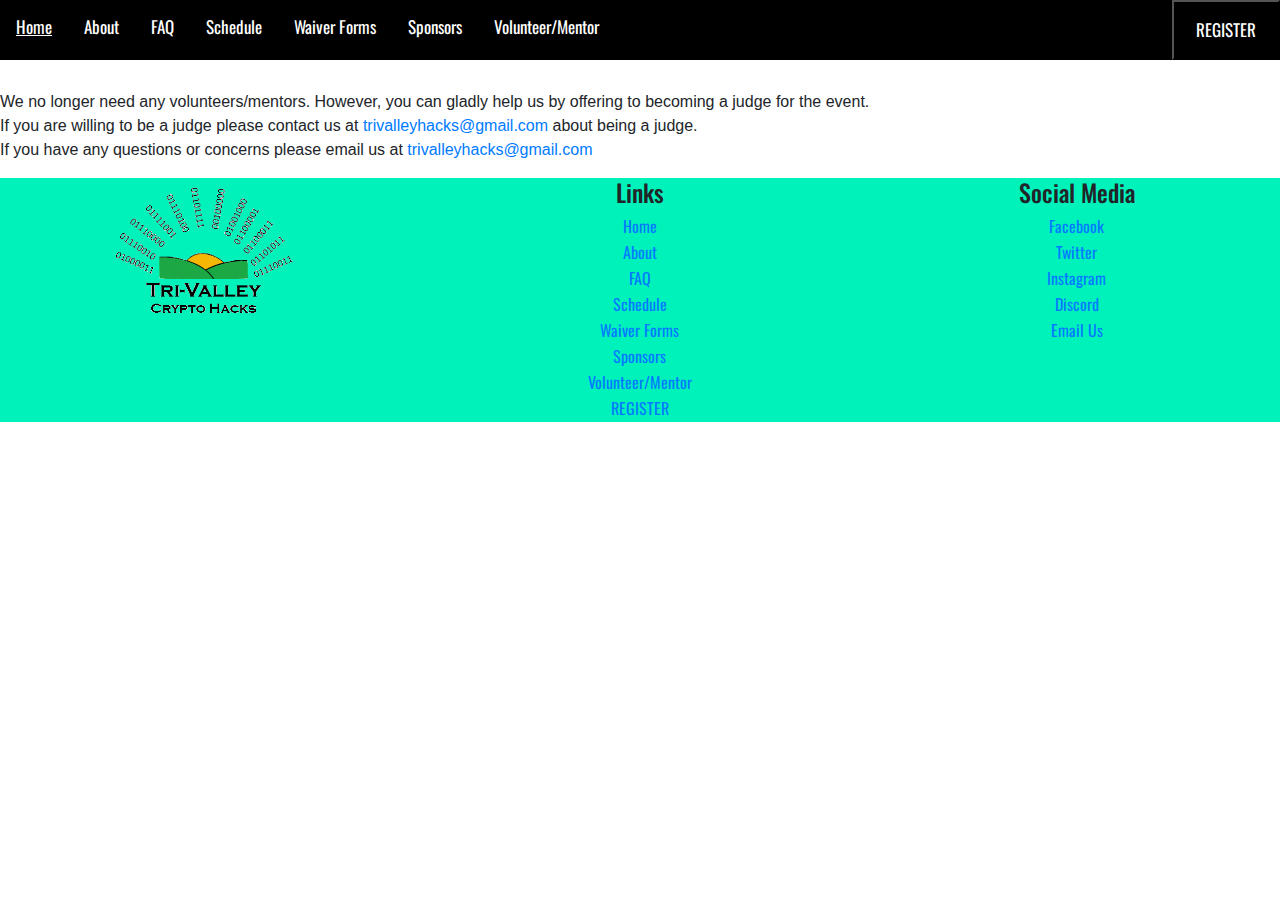
<file: Volunteer.html>
<!DOCTYPE html>
<html>
    <head>
        <title>TRI-VALLEY CRYPTO HACKS</title>
        <link rel="stylesheet" href="Volunteer.css">
        <link rel="shortcut icon" href="./Images/logo-betters.png">
       <link href="https://fonts.googleapis.com/css?family=Oswald" rel="stylesheet">
        <meta name="viewport" content="width=device-width, initial-scale=1">
        <link rel="stylesheet" href="https://maxcdn.bootstrapcdn.com/bootstrap/4.3.1/css/bootstrap.min.css">
        <script src="https://ajax.googleapis.com/ajax/libs/jquery/3.3.1/jquery.min.js"></script>
        <script src="https://cdnjs.cloudflare.com/ajax/libs/popper.js/1.14.7/umd/popper.min.js"></script>
        <script src="https://maxcdn.bootstrapcdn.com/bootstrap/4.3.1/js/bootstrap.min.js"></script> 
    </head>
    <body >
        <div class="menu">
        <a class="active" href="./index.html">Home</a>
        <a href= "./index.html#about">About</a>
        <a href="./index.html#FAQ">FAQ</a>
        <a href="./index.html#Schedule">Schedule</a>
          <a href="./Register.html">Waiver Forms</a>
        <a href="./Sponsor.html">Sponsors</a>
        <a href = "./Volunteer.html">Volunteer/Mentor</a>
        <button type="button" class="register">
          <a href="https://www.eventbrite.com/e/tri-valley-crypto-hacks-registration-52964329736" target="_blank">REGISTER </a>
        </button>
      </div>
      <div class = "row">
        <div class = "col-md-12">
          <p>
            We no longer need any volunteers/mentors. However, you can gladly help us by offering to becoming a judge for the event. <br>
            If you are
            willing to be a judge please contact us at <a href= "mailto:trivalleyhacks@gmail.com">trivalleyhacks@gmail.com</a> about being a judge.<br> If you have any questions or concerns
            please email us at <a href= "mailto:trivalleyhacks@gmail.com">trivalleyhacks@gmail.com</a>
          </p>
        </div>
      </div>
      <!--
      <div class = "google-form">
          <iframe src="https://docs.google.com/forms/d/e/1FAIpQLSfivTksotfJdNrzMEiy5spxvpRpvQpB2hbqRsj1JzUMf-2vXw/viewform?embedded=true" width="100%" height="1735" frameborder="0" marginheight="0" marginwidth="0">
              Loading...
              </iframe>
      </div>-->
      <footer class = "bott">
      <div class = "row botto" style = "background-color: #00f2bb">
          <div class = "col-md-4">
            <div class = "Logo" align = "center">
              <img id = "logo" src = "./Images/logo-betters.png" alt = "">
            </div>
          </div>
          <div class = "col-md-4">
            <div class = "Links" align = "center">
              <h4 style = "font-family: 'Oswald Bold', Oswald, sans-serif" align = "center">Links</h4>
              <a class="active" href="./index.html" style = "font-family: 'Oswald Bold', Oswald, sans-serif">Home</a><br>
              <a href= "./index.html#about" style = "font-family: 'Oswald Bold', Oswald, sans-serif">About</a><br>
              <a href="./index.html#FAQ" style = "font-family: 'Oswald Bold', Oswald, sans-serif">FAQ</a><br>
              <a href="./index.html#Schedule" style = "font-family: 'Oswald Bold', Oswald, sans-serif">Schedule</a><br>
              <a href="./Register.html" style = "font-family: 'Oswald Bold', Oswald, sans-serif">Waiver Forms</a><br>
              <a href="./Sponsor.html" style = "font-family: 'Oswald Bold', Oswald, sans-serif">Sponsors</a><br>
              <a href = "./Volunteer.html" style = "font-family: 'Oswald Bold', Oswald, sans-serif">Volunteer/Mentor</a><br>
             <a href="https://www.eventbrite.com/e/tri-valley-crypto-hacks-registration-52964329736" target="_blank" style = "font-family: 'Oswald Bold', Oswald, sans-serif">
               REGISTER </a>
            </div>
          </div>
          <div class = "col-md-4">
            <div class = "SocialMedia" align = "center">
              <h4 style = "font-family: 'Oswald Bold', Oswald, sans-serif" align = "center">Social Media</h4>
              <a href = "https://www.facebook.com/groups/trivalleycryptohacks"style = "font-family: 'Oswald Bold', Oswald, sans-serif" target = "_blank">
                Facebook</a><br>
              <a href = "https://twitter.com/CryptoTri" style = "font-family: 'Oswald Bold', Oswald, sans-serif"target = "_blank">
                Twitter</a><br>
              <a href = "https://www.instagram.com/tri_valley_crypto_hacks/" style = "font-family: 'Oswald Bold', Oswald, sans-serif"target = "_blank">
                Instagram</a><br>
              <a href = "https://discord.gg/jJzNv6D" style = "font-family: 'Oswald Bold', Oswald, sans-serif"target = "_blank">
                Discord</a><br>
              <a href = "mailto:trivalleyhacks@gmail.com" style = "font-family: 'Oswald Bold', Oswald, sans-serif"target = "_blank">
                Email Us</a>
              </div>
          </div>
      </div>
  </footer>
    </body>
</html>
</file>
<file: index.css>
.timer{
  font-family: 'Oswald Bold', Oswald, sans-serif; 
  font-size: 17px;
  background-color:#00f2bb;
  
}

#countdown{
  font-family: 'Oswald Bold', Oswald, sans-serif;
  color: white;  
  font-size: 17px;
  padding: 14px 16px;
  text-decoration: none;
  padding-top: 15%;
  
}
body{
  background-color: black;
   font-family: 'Oswald Bold', Oswald, sans-serif; 
   width: 100%;
}
.menu {
  overflow: hidden;
  background-color: black;
  position: fixed;
  width: 100%;
  top: 0;
  background-image: "circuit.png"; 
  font-family: 'Oswald Bold', Oswald, sans-serif; 
  z-index: 300;
}

.menu a {
  float: left;
  color: #ffffff;
  text-align: center;
  padding: 14px 16px;
  text-decoration: none;
  font-size: 17px;
  color: white;
}

.menu a:hover {
  background-color: #ddd;
  color: black;
}

.menu a.active {
  background-color: #000000;
  color: white;
}
a {
  float: left;
  color: #ffffff;
  text-align: center;
  padding: 14px 16px;
  text-decoration: none;
  font-size: 17px;
  color: white;
}

a:hover {
  background-color: #ddd;
  color: black;
}
a.active {
  background-color: #000000;
  color: white;
}

.register{
  background-color:black;
  color:white;
  float: right;
  border-color: black;
  padding-top: 0px;
  
}

#header{
	width: 100%;
	height: auto;
}


.title{
  color:#00f2bb;
  text-align: center;
  background-color: black;
  background-image: url("circuit.png");
  height:500px;
  margin-top:4%;
 
}

#title{
  
  font-size: 102px;
  font-family: 'Oswald Bold', Oswald, sans-serif; 
  text-transform: uppercase;
  padding-top: 10%;
}
h1{
  font-size: 50px;
  font-family: 'Oswald Bold', Oswald, sans-serif; 
  text-align: center;
  margin-top:50px;
}
h2{
  
  font-family: 'Oswald Bold', Oswald, sans-serif; 
  font-size: 40px;
}

h3{
  font-family: 'Oswald Bold', Oswald, sans-serif; 
}
p{
   font-family: 'Oswald Bold', Oswald, sans-serif; 
   font-size: 25px;
}

#about{
  
  float:left;
  padding-left: 10%;
  padding-top:5%;
  background-color: white;
  color:black;
}

#people{
  width: 40%;
  height:40%;
  margin-top:5%;
  margin-left:5%;
}
#Schedule{
  font-family: 'Oswald Bold', Oswald, sans-serif; 
  float:right;
  padding-top: 5%;
  padding-left: 0%;
  margin-bottom: 20%;
  margin-top: 5%;
  width:100%;
}


#FAQ{
  width:100%;
  float: left;
  margin-top:5%;
  padding-top: 4%;
  padding-bottom: 2%;
  background-color: #00f2bb ;
  text-align: left;
}

.FAQ{
  width:100%;
  float: left;
  margin-top:-.75%;
  
  background-color: #00f2bb ;
  text-align: left;
}
/* Style the buttons that are used to open and close the accordion panel */
.questions {
  background-color: #00f2bb;
  color: #444;
  cursor: pointer;
  padding: 18px 18px 18px 50px;
  padding-left: 10%;
  width: 100%;
  border: none;
  outline: none;
  transition: 0.4s;
  font-family: 'Oswald Bold', Oswald, sans-serif; 
  
}

/* Add a background color to the button if it is clicked on (add the .active class with JS), and when you move the mouse over it (hover) */
.active, .questions:hover {
  background-color: #92278f;
  color: white;
}


/* Style the accordion panel. Note: hidden by default */
.answers {
  padding: 0 18px;
  background-color: white;
  display: none;
  overflow: hidden;
  padding-left: 10%;
}

.column1 {
  text-align:center;  
  width: 50%;
}
.column2 {
  text-align:center;
  width: 40%;
}
.column {
  text-align: center;
  width: 40%;
}
/* Clear floats after the columns */

.row:after {
  content: "";
  display: table;
  clear: both;
}
#NGN {
  height: 80%;
}
#ISACA {
  height: 60%;
}
.botto{
  background-color:#00f2bb;
}
.image{
  margin-bottom:5%;
  margin-top: 5%;
}
</file>
<file: main.css>
.menu {
  overflow: hidden;
  background-color: #1B458B;
  font-family: 'GT America';
  font: 'GT America Mono Regular';
}

.menu a {
  float: left;
  color: #ffffff;
  text-align: center;
  padding: 14px 16px;
  text-decoration: none;
  font-size: 17px;
  color: white;
}

.menu a:hover {
  background-color: #ddd;
  color: black;
}

.menu a.active {
  background-color: #000000;
  color: white;
}

#header{
	width:100%;
	height: auto;
}

.title{
  font-family: "Roboto Black", Roboto, serif;
  background-color: #1B458B;
}

h1{
  font-size: 16px;
  font-family: "Roboto Black", Roboto, serif;
}
</file>
<file: Register.css>
h2{
    text-align: center;
    color:#92278f;
     padding-top:5%;
     padding-bottom:5%;
    font-family: 'Oswald Bold', Oswald, sans-serif; 
}
.menu {
overflow: hidden;
  background-color: black;
  width: 100%;
  top: 0;
  background-image: "circuit.png"; 
  font-family: 'Oswald Bold', Oswald, sans-serif; 
  z-index: 300;
}

.menu a {
  float: left;
  color: #ffffff;
  text-align: center;
  padding: 14px 16px;
  text-decoration: none;
  font-size: 17px;
  color: white;
}

.menu a:hover {
  background-color: #ddd;
  color: black;
}

.menu a.active {
  background-color: #000000;
  color: white;
}

.register{
  background-color:black;
  color:white;
  float: right;
  border-color: black;
  
}

.row{
  padding: 2%;
}
</file>
<file: Sponsor.css>
body{
  background-color: black;
   font-family: 'Oswald Bold', Oswald, sans-serif; 
   width: 100%;
}

h1{
  background-color:#00f2bb;
  padding-bottom: 5%;
}
.row{
  padding-top: 5%;
}
.menu {
  overflow: hidden;
  width: 100%;
  position: fixed;
  top: 0;
  background-color: black;
  background-image: "circuit.png"; 
  font-family: 'Oswald Bold', Oswald, sans-serif; 
  z-index: 300;
  
}

.menu a {
  float: left;
  color: #ffffff;
  text-align: center;
  padding: 14px 16px;
  text-decoration: none;
  font-size: 17px;
  color: white;
}

.menu a:hover {
  background-color: #ddd;
  color: black;
}

.menu a.active {
  background-color: #000000;
  color: white;
}

#main {
  transition: margin-left .5s;
  padding: 16px;
}

.register{
  background-color:black;
  color:white;
  float: right;
  border-color: black;
  
}

.title{
  color:#00f2bb;
  text-align: center;
  position: fixed;
  top: 0;
  padding-top:5%;
  background-color: black;
 
}
/*
#ISACA{
	width: inherit;
	height: 40%;
	padding-top: 15%;
	float: center;
	padding-bottom:25%;
}*/
#title{
    font-family: 'Oswald Bold', Oswald, sans-serif; 
  float: center;
  padding-top: 7%;
  
}

p{
  font-family: 'Oswald Bold', Oswald, sans-serif; 
}

h2{
  font-family: 'Oswald Bold', Oswald, sans-serif; 
  float: center;
  text-align: center; 
  margin-top:7%;
  padding-top: 5%;
    background-color:#00f2bb;
  padding-bottom: 5%;
}
/*
#NGN{
    width: 25%;
    height: 130%;
    padding-top: 25%;
     padding-bottom: 5%;
    float:  center;
      margin-left:auto;
   margin-right:auto;
   display:block;
}*/

.description{
  padding-left: 5%;
  padding-right: 5%;
}
#logo{
    width: 50%;
    height: auto;
}


.col-md-6 {
    height: 50%;
}

.spo{
  padding-top: 5%;
}
.part{
  padding-top: 5%;
}
.botto{
  background-color:#00f2bb;
}
.image{
  margin-bottom:5%;
  margin-top: 5%;
}
</file>
<file: Volunteer.css>
body{
  background-color: black;
   font-family: 'Oswald Bold', Oswald, sans-serif; 
   width: 100%;
   padding-top: 7%;
}

.menu {
  overflow: hidden;
  background-color: black;
  position: fixed;
  width: 100%;
  top: 0;
  background-image: "circuit.png"; 
  font-family: 'Oswald Bold', Oswald, sans-serif; 
  z-index: 300;
}

.menu a {
  float: left;
  color: #ffffff;
  text-align: center;
  padding: 14px 16px;
  text-decoration: none;
  font-size: 17px;
  color: white;
}

.menu a:hover {
  background-color: #ddd;
  color: black;
}

.menu a.active {
  background-color: #000000;
  color: white;
}

.register{
  background-color:black;
  color:white;
  float: right;
  border-color: black;
  
}

.title{
  color:#00f2bb;
  text-align: center;
  padding-top:5%;
  background-color: black;
 
}

iframe{
  padding-top: 5%;
}
#logo{
    width: 50%;
    height: auto;
}
</file>
